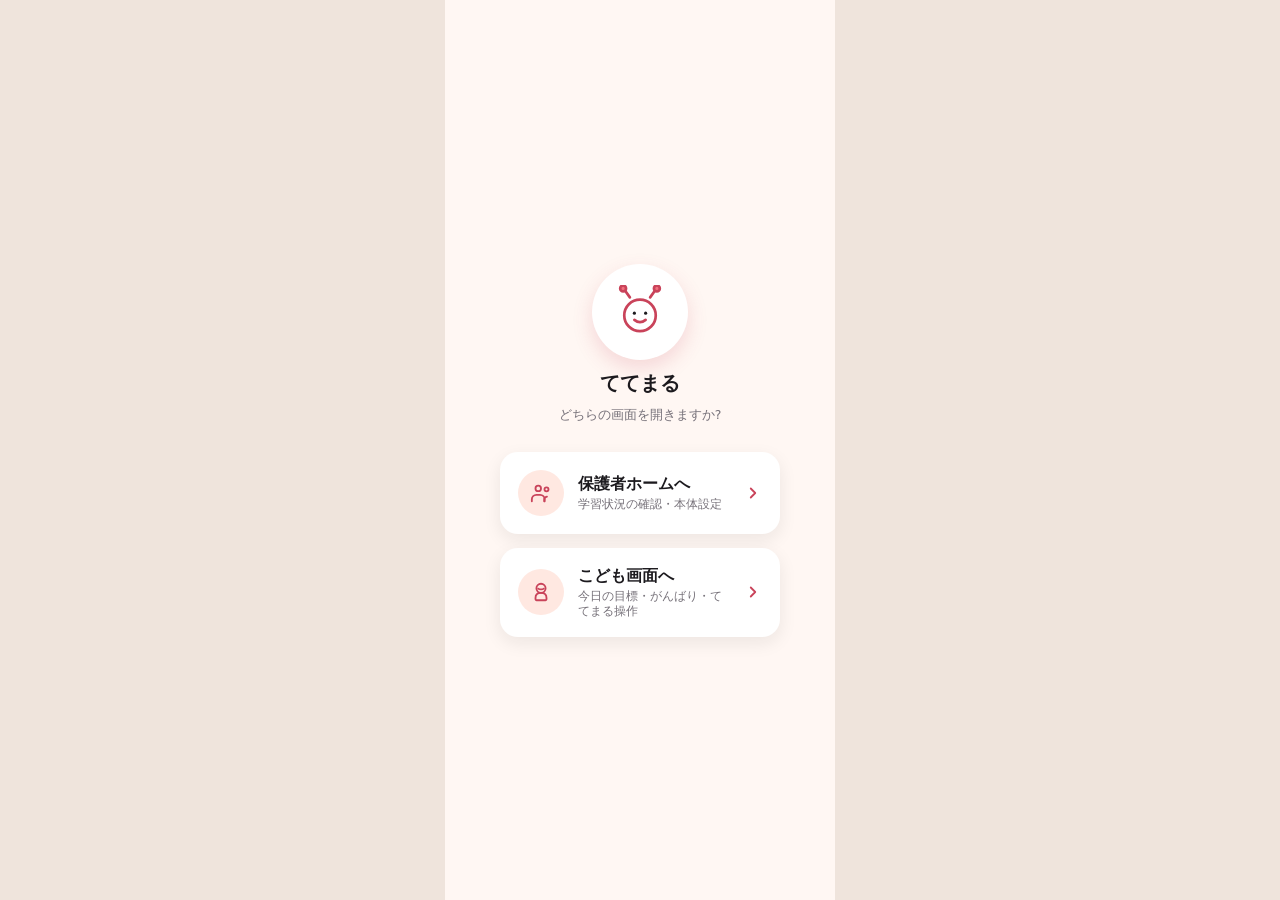
<file: index.html>
<!doctype html>
<html lang="ja">
<head>
<meta charset="utf-8">
<meta name="viewport" content="width=device-width, initial-scale=1">
<title>ててまる</title>
<link rel="stylesheet" href="styles.css">
</head>
<body>
<div class="phone" style="justify-content: center; align-items: center; gap: 28px; padding: 32px;">

  <div style="display: flex; flex-direction: column; align-items: center; gap: 10px;">
    <div class="mascot-circle" aria-hidden="true" style="width: 96px; height: 96px;">
      <svg width="54" height="54" viewBox="0 0 48 48" fill="none" stroke="#C9435A" stroke-width="2.4" stroke-linecap="round" stroke-linejoin="round">
        <circle cx="24" cy="27" r="14"/>
        <path d="M15 11 L10 4" /><circle cx="9" cy="3" r="2.6" fill="#F2707E" stroke="#C9435A"/>
        <path d="M33 11 L38 4" /><circle cx="39" cy="3" r="2.6" fill="#F2707E" stroke="#C9435A"/>
        <circle cx="19" cy="25" r="1.4" fill="#1C1A1E" stroke="none"/>
        <circle cx="29" cy="25" r="1.4" fill="#1C1A1E" stroke="none"/>
        <path d="M19 31 Q24 35 29 31" />
      </svg>
    </div>
    <span style="font-size: 20px; font-weight: 800; color: #1C1A1E;">ててまる</span>
    <span style="font-size: 12.5px; color: #767179;">どちらの画面を開きますか?</span>
  </div>

  <div style="width: 100%; max-width: 280px; display: flex; flex-direction: column; gap: 14px;">
    <a href="parent.html" style="all: unset; cursor: pointer; display: flex; align-items: center; gap: 14px; background: #ffffff; border-radius: 18px; padding: 18px; box-shadow: 0 6px 18px rgba(28,26,30,0.08);">
      <span style="width: 46px; height: 46px; border-radius: 999px; background: #FFE8E1; display: flex; align-items: center; justify-content: center; flex-shrink: 0;">
        <svg width="22" height="22" viewBox="0 0 24 24" fill="none" stroke="#C9435A" stroke-width="2" stroke-linecap="round" stroke-linejoin="round" aria-hidden="true"><circle cx="9" cy="7" r="3"/><path d="M2 21v-2a5 5 0 0 1 5-5h4a5 5 0 0 1 5 5v2"/><circle cx="18" cy="8" r="2.2"/><path d="M15.5 21v-1.5a3.5 3.5 0 0 1 3-3.46"/></svg>
      </span>
      <span style="flex: 1; display: flex; flex-direction: column; gap: 2px;">
        <span style="font-size: 15.5px; font-weight: 800; color: #1C1A1E;">保護者ホームへ</span>
        <span style="font-size: 11.5px; color: #767179;">学習状況の確認・本体設定</span>
      </span>
      <svg width="18" height="18" viewBox="0 0 24 24" fill="none" stroke="#C9435A" stroke-width="2.4" stroke-linecap="round" stroke-linejoin="round" aria-hidden="true"><polyline points="9 6 15 12 9 18"/></svg>
    </a>

    <a href="child.html" style="all: unset; cursor: pointer; display: flex; align-items: center; gap: 14px; background: #ffffff; border-radius: 18px; padding: 18px; box-shadow: 0 6px 18px rgba(28,26,30,0.08);">
      <span style="width: 46px; height: 46px; border-radius: 999px; background: #FFE8E1; display: flex; align-items: center; justify-content: center; flex-shrink: 0;">
        <svg width="22" height="22" viewBox="0 0 24 24" fill="none" stroke="#C9435A" stroke-width="2" stroke-linecap="round" stroke-linejoin="round" aria-hidden="true"><circle cx="12" cy="8" r="5"/><path d="M12 13c-4 0-6 2.2-6 5.5V20a1 1 0 0 0 1 1h10a1 1 0 0 0 1-1v-1.5c0-3.3-2-5.5-6-5.5z"/><path d="M9 8.3c.5.5 1.8.9 3 .9s2.5-.4 3-.9" /></svg>
      </span>
      <span style="flex: 1; display: flex; flex-direction: column; gap: 2px;">
        <span style="font-size: 15.5px; font-weight: 800; color: #1C1A1E;">こども画面へ</span>
        <span style="font-size: 11.5px; color: #767179;">今日の目標・がんばり・ててまる操作</span>
      </span>
      <svg width="18" height="18" viewBox="0 0 24 24" fill="none" stroke="#C9435A" stroke-width="2.4" stroke-linecap="round" stroke-linejoin="round" aria-hidden="true"><polyline points="9 6 15 12 9 18"/></svg>
    </a>
  </div>
</div>
</body>
</html>
</file>
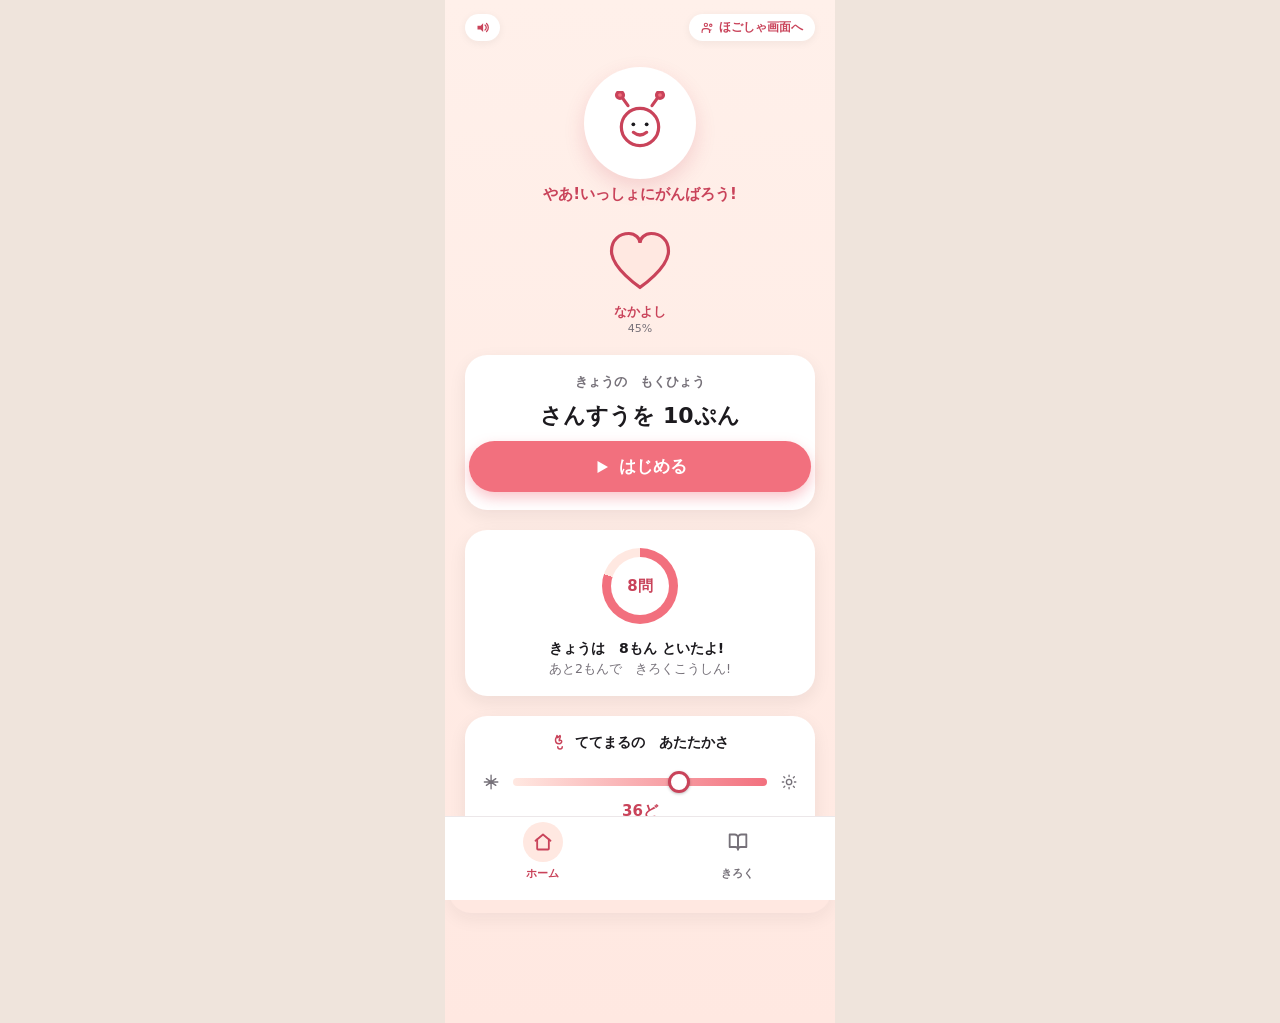
<file: child.html>
<!doctype html>
<html lang="ja">
<head>
<meta charset="utf-8">
<meta name="viewport" content="width=device-width, initial-scale=1">
<title>ててまる こども画面</title>
<link rel="stylesheet" href="styles.css">
<script src="voice.js"></script>
</head>
<body>
<div class="phone child-bg">

  <div style="display: flex; justify-content: space-between; align-items: center; padding: 14px 20px 0;">
    <button id="voiceToggle" style="all: unset; cursor: pointer; display: flex; align-items: center; gap: 5px; background: #ffffff; border-radius: 999px; padding: 6px 10px; box-shadow: 0 2px 8px rgba(28,26,30,0.06);" aria-pressed="true" aria-label="ててまるの声のON/OFF">
      <svg id="voiceIconOn" width="15" height="15" viewBox="0 0 24 24" fill="none" stroke="#C9435A" stroke-width="2" stroke-linecap="round" stroke-linejoin="round" aria-hidden="true"><polygon points="4 9 9 9 13 5 13 19 9 15 4 15" fill="#C9435A" stroke="none"/><path d="M16 8a5 5 0 0 1 0 8"/><path d="M18.5 5.5a9 9 0 0 1 0 13"/></svg>
      <svg id="voiceIconOff" style="display:none;" width="15" height="15" viewBox="0 0 24 24" fill="none" stroke="#767179" stroke-width="2" stroke-linecap="round" stroke-linejoin="round" aria-hidden="true"><polygon points="4 9 9 9 13 5 13 19 9 15 4 15" fill="#767179" stroke="none"/><line x1="16" y1="8" x2="21" y2="13"/><line x1="21" y1="8" x2="16" y2="13"/></svg>
    </button>
    <a href="parent.html" style="all: unset; cursor: pointer; display: flex; align-items: center; gap: 5px; background: #ffffff; border-radius: 999px; padding: 6px 12px; font-size: 11.5px; font-weight: 700; color: #C9435A; box-shadow: 0 2px 8px rgba(28,26,30,0.06);">
      <svg width="13" height="13" viewBox="0 0 24 24" fill="none" stroke="currentColor" stroke-width="2" stroke-linecap="round" stroke-linejoin="round" aria-hidden="true"><circle cx="9" cy="7" r="3"/><path d="M2 21v-2a5 5 0 0 1 5-5h4a5 5 0 0 1 5 5v2"/><circle cx="18" cy="8" r="2.2"/><path d="M15.5 21v-1.5a3.5 3.5 0 0 1 3-3.46"/></svg>
      ほごしゃ画面へ
    </a>
  </div>

  <main class="content child-content">

    <!-- ててまるキャラクター -->
    <div class="mascot-wrap">
      <div class="mascot-circle" aria-hidden="true">
        <svg width="64" height="64" viewBox="0 0 48 48" fill="none" stroke="#C9435A" stroke-width="2.4" stroke-linecap="round" stroke-linejoin="round">
          <circle cx="24" cy="27" r="14"/>
          <path d="M15 11 L10 4" /><circle cx="9" cy="3" r="2.6" fill="#F2707E" stroke="#C9435A"/>
          <path d="M33 11 L38 4" /><circle cx="39" cy="3" r="2.6" fill="#F2707E" stroke="#C9435A"/>
          <circle cx="19" cy="25" r="1.4" fill="#1C1A1E" stroke="none"/>
          <circle cx="29" cy="25" r="1.4" fill="#1C1A1E" stroke="none"/>
          <path d="M19 31 Q24 35 29 31" />
        </svg>
      </div>
      <span class="mascot-greeting">やあ!いっしょにがんばろう!</span>
    </div>

    <!-- なかよし度(親密度ゲージ) -->
    <div class="affinity-wrap" aria-label="ててまるとのなかよし度">
      <svg class="affinity-heart" viewBox="0 0 24 24" width="76" height="76" aria-hidden="true">
        <defs>
          <clipPath id="heartClip"><path d="M12 20C12 20 3 14 3 8.5 3 5 5.5 3 8.5 3 10.5 3 12 4.5 12 6 12 4.5 13.5 3 15.5 3 18.5 3 21 5 21 8.5 21 14 12 20 12 20Z"/></clipPath>
        </defs>
        <path class="affinity-heart-bg" d="M12 20C12 20 3 14 3 8.5 3 5 5.5 3 8.5 3 10.5 3 12 4.5 12 6 12 4.5 13.5 3 15.5 3 18.5 3 21 5 21 8.5 21 14 12 20 12 20Z" fill="#FFE8E1"/>
        <g clip-path="url(#heartClip)">
          <g id="affinityWaveGroup" class="affinity-wave-group">
            <path id="affinityWaveBack" class="affinity-wave affinity-wave-back" d=""></path>
            <path id="affinityWaveFront" class="affinity-wave affinity-wave-front" d=""></path>
          </g>
        </g>
        <path d="M12 20C12 20 3 14 3 8.5 3 5 5.5 3 8.5 3 10.5 3 12 4.5 12 6 12 4.5 13.5 3 15.5 3 18.5 3 21 5 21 8.5 21 14 12 20 12 20Z" fill="none" stroke="#C9435A" stroke-width="1"/>
      </svg>
      <div class="affinity-text">
        <span class="affinity-level" id="affinityLevel">なかよし</span>
        <span class="affinity-pct" id="affinityPct">45%</span>
      </div>
    </div>

    <div id="affinityToast" class="affinity-toast">なかよし度アップ!</div>

    <!-- 今日の目標 -->
    <div class="child-card">
      <span class="child-goal-label">きょうの　もくひょう</span>
      <span class="child-goal-value">さんすうを 10ぷん</span>
      <button class="start-btn" id="startBtn">
        <svg width="18" height="18" viewBox="0 0 24 24" fill="currentColor" aria-hidden="true"><polygon points="6 4 20 12 6 20"/></svg>
        はじめる
      </button>
    </div>

    <!-- 今日のがんばり -->
    <div class="child-card progress-card">
      <div class="progress-ring" aria-hidden="true">
        <div class="progress-ring-inner">8問</div>
      </div>
      <div class="progress-text">
        <span class="progress-title">きょうは　8もん といたよ!</span>
        <span class="progress-sub">あと2もんで　きろくこうしん!</span>
      </div>
    </div>

    <!-- ててまるのあたたかさ -->
    <div class="child-card" style="align-items: stretch;">
      <span class="setting-label-top" style="font-size:14px; font-weight:800; justify-content:center;">
        <svg width="18" height="18" viewBox="0 0 24 24" fill="none" stroke="#C9435A" stroke-width="2" stroke-linecap="round" stroke-linejoin="round" aria-hidden="true"><path d="M12 2c2 3-2 4-1 7 1-1 2-1 3 0 1 2-1 4-3 4-3 0-5-2-5-5 0-3 2-4 2-6 1 1 1 2 1 3z"/><path d="M9 17a3 3 0 0 0 6 0"/></svg>
        ててまるの　あたたかさ
      </span>
      <div class="temp-row" style="margin-top:10px;">
        <svg width="20" height="20" viewBox="0 0 24 24" fill="none" stroke="#767179" stroke-width="2" stroke-linecap="round" stroke-linejoin="round" aria-hidden="true"><path d="M12 2v20M5 7l14 10M19 7L5 17M2 12h20"/></svg>
        <input id="heat" type="range" min="28" max="40" step="1" value="36" aria-label="ててまるのあたたかさ">
        <svg width="20" height="20" viewBox="0 0 24 24" fill="none" stroke="#767179" stroke-width="2" stroke-linecap="round" stroke-linejoin="round" aria-hidden="true"><circle cx="12" cy="12" r="4"/><path d="M12 2v2M12 20v2M4.2 4.2l1.4 1.4M18.4 18.4l1.4 1.4M2 12h2M20 12h2M4.2 19.8l1.4-1.4M18.4 5.6l1.4-1.4"/></svg>
      </div>
      <div class="temp-value" id="heatLabel">36ど</div>
    </div>

    <!-- ぎゅっとして -->
    <button class="hug-btn" id="hugBtn">
      <svg width="22" height="22" viewBox="0 0 24 24" fill="currentColor" aria-hidden="true"><path d="M12 20C12 20 3 14 3 8.5 3 5 5.5 3 8.5 3 10.5 3 12 4.5 12 6 12 4.5 13.5 3 15.5 3 18.5 3 21 5 21 8.5 21 14 12 20 12 20Z"/></svg>
      <span id="hugLabel">ててまるを ぎゅっと する</span>
    </button>
  </main>

  <div id="hugToast" style="position:fixed; left:50%; bottom:100px; transform:translateX(-50%) translateY(10px); opacity:0; transition:all .25s ease; background:#1C1A1E; color:#fff; font-size:13px; font-weight:700; padding:10px 18px; border-radius:999px; pointer-events:none; z-index:60; white-space:nowrap;">あったかい!ありがとう</div>

  <!-- 学習中ロックオーバーレイ -->
  <div class="lock-overlay hidden" id="lockOverlay" role="dialog" aria-modal="true" aria-label="学習ロック中">
    <div class="lock-icon-wrap" aria-hidden="true">
      <svg width="40" height="40" viewBox="0 0 24 24" fill="none" stroke="#C9435A" stroke-width="2" stroke-linecap="round" stroke-linejoin="round"><rect x="4" y="11" width="16" height="10" rx="2"/><path d="M8 11V7a4 4 0 0 1 8 0v4"/></svg>
    </div>
    <div class="lock-title">がくしゅうロック中</div>
    <div class="lock-sub">ててまるとの学習に<strong>ひつようなもの</strong>いがいは<br>いまは つかえません</div>

    <div class="timer" id="timer">00:00</div>
    <div class="lock-progress-track"><div class="lock-progress-fill" id="lockProgressFill"></div></div>
    <div class="lock-goal-label" id="lockGoalLabel">もくひょう:さんすうを 10ぷん</div>

    <div class="allowed-box">
      <span class="allowed-title">つかえるもの</span>
      <span class="allowed-item">
        <svg width="16" height="16" viewBox="0 0 24 24" fill="none" stroke="#C9435A" stroke-width="2" stroke-linecap="round" stroke-linejoin="round" aria-hidden="true"><path d="M2 3h6a4 4 0 0 1 4 4v14a3 3 0 0 0-3-3H2z"/><path d="M22 3h-6a4 4 0 0 0-4 4v14a3 3 0 0 1 3-3h7z"/></svg>
        ててまる(カメラ・AI・教材)
      </span>
      <span class="allowed-item">
        <svg width="16" height="16" viewBox="0 0 24 24" fill="none" stroke="#C9435A" stroke-width="2" stroke-linecap="round" stroke-linejoin="round" aria-hidden="true"><circle cx="12" cy="12" r="10"/><polyline points="12 6 12 12 16 14"/></svg>
        学習タイマー
      </span>
    </div>

    <button class="unlock-btn" id="unlockBtn">
      <span class="unlock-fill" id="unlockFill"></span>
      <span id="unlockLabel">ほごしゃは ここを 3びょう おしてください(かいじょ)</span>
    </button>
  </div>

  <nav class="tabbar child-tabbar">
    <a class="tab child-tab active" href="child.html">
      <span class="child-tab-icon">
        <svg width="20" height="20" viewBox="0 0 24 24" fill="none" stroke="currentColor" stroke-width="2.2" stroke-linecap="round" stroke-linejoin="round" aria-hidden="true"><path d="M3 10.5 12 3l9 7.5"/><path d="M5 9v11a1 1 0 0 0 1 1h12a1 1 0 0 0 1-1V9"/></svg>
      </span>
      ホーム
    </a>
    <a class="tab child-tab" href="study-log.html">
      <span class="child-tab-icon">
        <svg width="20" height="20" viewBox="0 0 24 24" fill="none" stroke="currentColor" stroke-width="2.2" stroke-linecap="round" stroke-linejoin="round" aria-hidden="true"><path d="M2 3h6a4 4 0 0 1 4 4v14a3 3 0 0 0-3-3H2z"/><path d="M22 3h-6a4 4 0 0 0-4 4v14a3 3 0 0 1 3-3h7z"/></svg>
      </span>
      きろく
    </a>
  </nav>
</div>

<script>
const heat = document.getElementById("heat");
const heatLabel = document.getElementById("heatLabel");
heat.addEventListener("input", () => { heatLabel.textContent = heat.value + "ど"; });

// ---- 学習ロック機能 ----
const GOAL_SECONDS = 10 * 60; // 今日の目標:10分
const startBtn = document.getElementById("startBtn");
const overlay = document.getElementById("lockOverlay");
const timerEl = document.getElementById("timer");
const progressFill = document.getElementById("lockProgressFill");
const unlockBtn = document.getElementById("unlockBtn");
const unlockFill = document.getElementById("unlockFill");
const unlockLabel = document.getElementById("unlockLabel");

let elapsed = 0;
let tickTimer = null;
let holdTimer = null;
let holdStart = null;
const HOLD_MS = 3000;

function formatTime(sec) {
  const m = String(Math.floor(sec / 60)).padStart(2, "0");
  const s = String(sec % 60).padStart(2, "0");
  return m + ":" + s;
}

function startLock() {
  overlay.classList.remove("hidden");
  elapsed = 0;
  timerEl.textContent = formatTime(elapsed);
  progressFill.style.width = "0%";
  tickTimer = setInterval(() => {
    elapsed += 1;
    timerEl.textContent = formatTime(elapsed);
    progressFill.style.width = Math.min(100, (elapsed / GOAL_SECONDS) * 100) + "%";
  }, 1000);
  sayIfOn("さんすう、いっしょに がんばろうね!");
  bumpAffinity(3);
}

function endLock() {
  clearInterval(tickTimer);
  overlay.classList.add("hidden");
  sayIfOn("よくがんばったね!おつかれさま!");
  bumpAffinity(8);
}

startBtn.addEventListener("click", startLock);

function startHold(e) {
  e.preventDefault();
  holdStart = Date.now();
  unlockLabel.textContent = "そのまま おしつづけて...";
  holdTimer = setInterval(() => {
    const pct = Math.min(100, ((Date.now() - holdStart) / HOLD_MS) * 100);
    unlockFill.style.width = pct + "%";
    if (pct >= 100) {
      clearInterval(holdTimer);
      endLock();
    }
  }, 30);
}
function cancelHold() {
  clearInterval(holdTimer);
  unlockFill.style.width = "0%";
  unlockLabel.textContent = "ほごしゃは ここを 3びょう おしてください(かいじょ)";
}
unlockBtn.addEventListener("pointerdown", startHold);
unlockBtn.addEventListener("pointerup", cancelHold);
unlockBtn.addEventListener("pointerleave", cancelHold);

// ---- ぎゅっとする:タップ反応 ----
const hugBtn = document.getElementById("hugBtn");
const hugToast = document.getElementById("hugToast");
let hugTimer = null;
hugBtn.addEventListener("click", () => {
  hugToast.style.opacity = "1";
  hugToast.style.transform = "translateX(-50%) translateY(0)";
  hugBtn.style.transform = "scale(0.97)";
  setTimeout(() => { hugBtn.style.transform = "scale(1)"; }, 120);
  clearTimeout(hugTimer);
  hugTimer = setTimeout(() => {
    hugToast.style.opacity = "0";
    hugToast.style.transform = "translateX(-50%) translateY(10px)";
  }, 1400);
  sayIfOn("あったかいね、ありがとう!");
  bumpAffinity(2);
});

// ---- 声のON/OFF ----
const voiceToggle = document.getElementById("voiceToggle");
const voiceIconOn = document.getElementById("voiceIconOn");
const voiceIconOff = document.getElementById("voiceIconOff");
let voiceOn = true;
voiceToggle.addEventListener("click", () => {
  voiceOn = !voiceOn;
  voiceToggle.setAttribute("aria-pressed", String(voiceOn));
  voiceIconOn.style.display = voiceOn ? "" : "none";
  voiceIconOff.style.display = voiceOn ? "none" : "";
  if (voiceOn) sayIfOn("ててまるだよ、よろしくね!");
});

// voice.js の speak() を、声OFFの時は呼ばないようにラップする
function sayIfOn(text) {
  if (voiceOn) speak(text);
}

// ---- なかよし度:ハートの水ゆらゆらゲージ ----
// ハートの輪郭は y=3(てっぺん)〜y=20(下のとがり)。水位(baselineY)を直接パスに焼き込むことで、
// SVGのtransform単位のあいまいさに左右されず、%とハートの水位を正確に一致させる。
const AFFINITY_TOP_Y = 3;   // 100%のときの水面
const AFFINITY_BOTTOM_Y = 21.5; // 0%のときの水面(ハートの下端より少し下=完全に空)

function buildWavePath(baselineY, phaseDeg) {
  const amp = 0.7, wavelength = 24, step = 3;
  const pts = [];
  for (let x = -24; x <= 48; x += step) {
    const y = baselineY + amp * Math.sin((2 * Math.PI * x) / wavelength + (phaseDeg * Math.PI) / 180);
    pts.push(`${x},${y.toFixed(2)}`);
  }
  return `M ${pts[0]} L ${pts.slice(1).join(" L ")} L 48,30 L -24,30 Z`;
}

const waveBackEl = document.getElementById("affinityWaveBack");
const waveFrontEl = document.getElementById("affinityWaveFront");
const affinityLevelEl = document.getElementById("affinityLevel");
const affinityPctEl = document.getElementById("affinityPct");
const affinityToastEl = document.getElementById("affinityToast");

function pctToBaselineY(pct) {
  return AFFINITY_TOP_Y + ((AFFINITY_BOTTOM_Y - AFFINITY_TOP_Y) * (100 - pct)) / 100;
}

let currentBaselineY = pctToBaselineY(0);
let waveAnimFrame = null;

function drawWaveAt(baselineY) {
  waveBackEl.setAttribute("d", buildWavePath(baselineY, 0));
  waveFrontEl.setAttribute("d", buildWavePath(baselineY, 180));
}

function animateWaveTo(targetBaselineY) {
  cancelAnimationFrame(waveAnimFrame);
  const startY = currentBaselineY;
  const startTime = performance.now();
  const duration = 700;
  function step(now) {
    const t = Math.min(1, (now - startTime) / duration);
    const eased = 1 - Math.pow(1 - t, 3);
    currentBaselineY = startY + (targetBaselineY - startY) * eased;
    drawWaveAt(currentBaselineY);
    if (t < 1) waveAnimFrame = requestAnimationFrame(step);
  }
  waveAnimFrame = requestAnimationFrame(step);
}

function renderAffinity(pct, animate = true) {
  const targetY = pctToBaselineY(pct);
  if (animate) {
    animateWaveTo(targetY);
  } else {
    currentBaselineY = targetY;
    drawWaveAt(targetY);
  }
  affinityLevelEl.textContent = affinityLevelName(pct);
  affinityPctEl.textContent = pct + "%";
}

let affinityToastTimer = null;
function showAffinityToast(text) {
  affinityToastEl.textContent = text;
  affinityToastEl.classList.add("show");
  clearTimeout(affinityToastTimer);
  affinityToastTimer = setTimeout(() => affinityToastEl.classList.remove("show"), 1600);
}

function bumpAffinity(amount) {
  const { after, levelUp } = addAffinity(amount);
  renderAffinity(after);
  if (levelUp) {
    showAffinityToast(`なかよし度アップ!「${affinityLevelName(after)}」になったよ`);
    sayIfOn(`なかよし度があがったよ!いまは${affinityLevelName(after)}だね!`);
  } else {
    showAffinityToast("なかよし度アップ!");
  }
}

renderAffinity(getAffinity(), false);

// 画面を開いたときのあいさつ
sayIfOn("やあ!いっしょにがんばろう!");
</script>
</body>
</html>
</file>
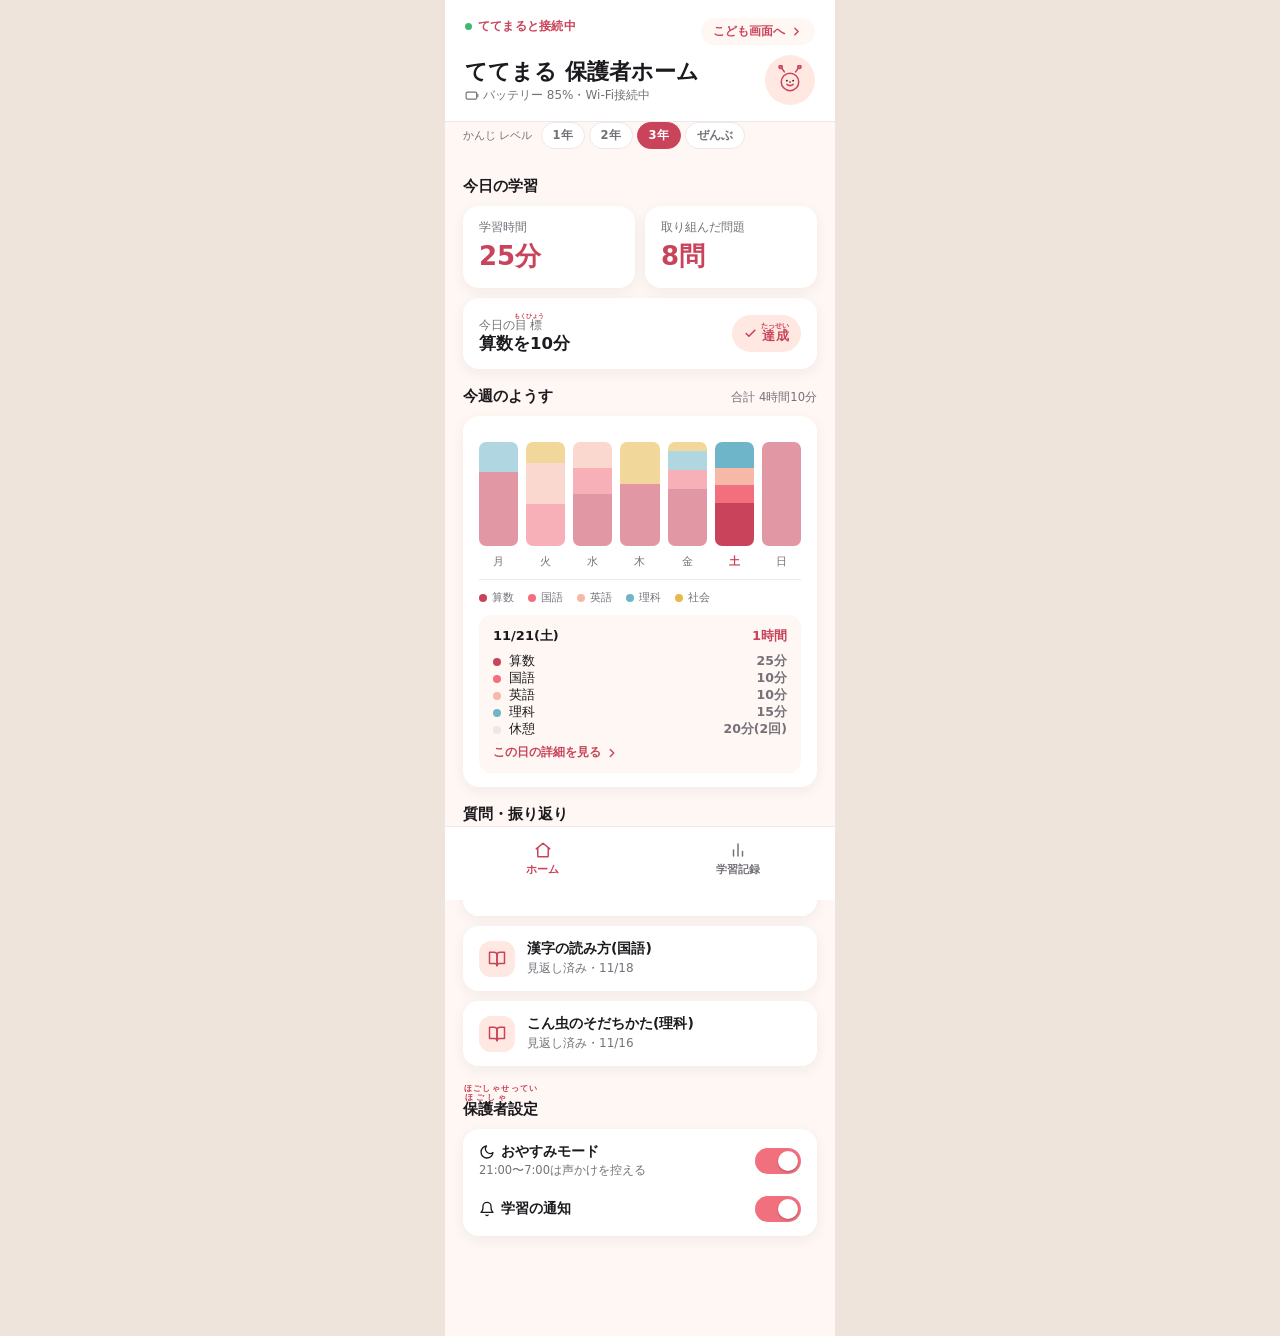
<file: parent.html>
<!doctype html>
<html lang="ja">
<head>
<meta charset="utf-8">
<meta name="viewport" content="width=device-width, initial-scale=1">
<title>ててまる 保護者ホーム</title>
<link rel="stylesheet" href="styles.css">
<script src="data.js"></script>
</head>
<body>
<div class="phone">

  <header class="header">
    <div class="header-row" style="align-items: flex-start;">
      <div class="status-row">
        <span class="status-dot" aria-hidden="true"></span>
        <span class="status-text">ててまると接続中</span>
      </div>
      <a href="child.html" style="all: unset; cursor: pointer; display: flex; align-items: center; gap: 5px; background: #FFF7F3; border-radius: 999px; padding: 6px 12px; font-size: 11.5px; font-weight: 700; color: #C9435A;">
        こども画面へ
        <svg width="13" height="13" viewBox="0 0 24 24" fill="none" stroke="currentColor" stroke-width="2.6" stroke-linecap="round" stroke-linejoin="round" aria-hidden="true"><polyline points="9 6 15 12 9 18"/></svg>
      </a>
    </div>
    <div class="header-row">
      <div>
        <h1 class="header-title">ててまる 保護者ホーム</h1>
        <span class="header-sub">
          <svg class="icon" width="14" height="14" viewBox="0 0 24 24" fill="none" stroke="currentColor" stroke-width="2" stroke-linecap="round" stroke-linejoin="round" aria-hidden="true"><rect x="2" y="7" width="18" height="12" rx="2"/><line x1="22" y1="11" x2="22" y2="15"/></svg>
          バッテリー 85%・Wi-Fi接続中
        </span>
      </div>
      <div class="avatar" aria-hidden="true">
        <svg width="30" height="30" viewBox="0 0 48 48" fill="none" stroke="#C9435A" stroke-width="2.4" stroke-linecap="round" stroke-linejoin="round">
          <circle cx="24" cy="27" r="14"/>
          <circle cx="24" cy="27" r="1.6" fill="#C9435A" stroke="none"/>
          <path d="M15 11 L10 4" /><circle cx="9" cy="3" r="2.6" fill="#F2707E" stroke="#C9435A"/>
          <path d="M33 11 L38 4" /><circle cx="39" cy="3" r="2.6" fill="#F2707E" stroke="#C9435A"/>
          <circle cx="19" cy="25" r="1.4" fill="#1C1A1E" stroke="none"/>
          <circle cx="29" cy="25" r="1.4" fill="#1C1A1E" stroke="none"/>
          <path d="M19 31 Q24 35 29 31" />
        </svg>
      </div>
    </div>
  </header>

  <div class="level-picker-row">
    <span class="level-picker-label">かんじ レベル</span>
    <div class="level-picker" id="levelPicker">
      <button class="level-btn" data-level="1">1年</button>
      <button class="level-btn" data-level="2">2年</button>
      <button class="level-btn active" data-level="3">3年</button>
      <button class="level-btn" data-level="6">ぜんぶ</button>
    </div>
  </div>

  <main class="content">

    <!-- 今日の学習 -->
    <section>
      <h2 class="section-title kanji-text">今日の学習</h2>
      <div class="stat-row" style="margin-top:10px;">
        <div class="card stat-card">
          <span class="stat-label kanji-text">学習時間</span>
          <span class="stat-value">25分</span>
        </div>
        <div class="card stat-card">
          <span class="stat-label kanji-text">取り組んだ問題</span>
          <span class="stat-value">8問</span>
        </div>
      </div>
      <div class="card goal-row" style="margin-top:10px;">
        <div>
          <div class="goal-label kanji-text">今日の目標</div>
          <div class="goal-value kanji-text">算数を10分</div>
        </div>
        <span class="badge">
          <svg width="13" height="13" viewBox="0 0 24 24" fill="none" stroke="currentColor" stroke-width="3" stroke-linecap="round" stroke-linejoin="round" aria-hidden="true"><polyline points="20 6 9 17 4 12"/></svg>
          <span class="kanji-text">達成</span>
        </span>
      </div>
    </section>

    <!-- 今週のようす -->
    <section>
      <div class="chart-top-row">
        <h2 class="section-title kanji-text">今週のようす</h2>
        <span class="chart-total"><span class="kanji-text">合計</span> <span id="weekTotal"></span></span>
      </div>
      <div class="card" style="margin-top:10px;">
        <div class="bars" id="bars"></div>
        <div class="bar-labels" id="barLabels"></div>
        <div class="legend" id="legend"></div>
        <div class="detail-box">
          <div class="detail-top">
            <span class="detail-date" id="detailDate"></span>
            <span class="detail-total" id="detailTotal"></span>
          </div>
          <div id="detailRows"></div>
        </div>
      </div>
    </section>

    <!-- 質問・振り返り -->
    <section>
      <h2 class="section-title kanji-text">質問・振り返り</h2>
      <div id="questionList" style="display:flex; flex-direction:column; gap:10px; margin-top:10px;"></div>
    </section>

    <!-- 保護者設定 -->
    <section>
      <h2 class="section-title kanji-text">保護者設定</h2>
      <div class="card" style="margin-top:10px;">
        <div class="setting-row">
          <label class="setting-label" for="sleep">
            <span class="setting-label-top">
              <svg width="16" height="16" viewBox="0 0 24 24" fill="none" stroke="currentColor" stroke-width="2" stroke-linecap="round" stroke-linejoin="round" aria-hidden="true"><path d="M21 12.8A9 9 0 1 1 11.2 3 7 7 0 0 0 21 12.8z"/></svg>
              おやすみモード
            </span>
            <span class="setting-note">21:00〜7:00は声かけを控える</span>
          </label>
          <span class="switch">
            <input id="sleep" type="checkbox" checked>
            <span class="track"></span><span class="knob"></span>
          </span>
        </div>
        <div class="setting-row">
          <label class="setting-label" for="notif">
            <span class="setting-label-top">
              <svg width="16" height="16" viewBox="0 0 24 24" fill="none" stroke="currentColor" stroke-width="2" stroke-linecap="round" stroke-linejoin="round" aria-hidden="true"><path d="M18 8a6 6 0 0 0-12 0c0 7-3 9-3 9h18s-3-2-3-9"/><path d="M13.7 21a2 2 0 0 1-3.4 0"/></svg>
              <span class="kanji-text">学習の通知</span>
            </span>
          </label>
          <span class="switch">
            <input id="notif" type="checkbox" checked>
            <span class="track"></span><span class="knob"></span>
          </span>
        </div>
      </div>
    </section>
  </main>

  <nav class="tabbar">
    <a class="tab active" href="parent.html">
      <svg width="18" height="18" viewBox="0 0 24 24" fill="none" stroke="currentColor" stroke-width="2" stroke-linecap="round" stroke-linejoin="round" aria-hidden="true"><path d="M3 10.5 12 3l9 7.5"/><path d="M5 9v11a1 1 0 0 0 1 1h12a1 1 0 0 0 1-1V9"/></svg>
      ホーム
    </a>
    <a class="tab" href="study-log.html">
      <svg width="18" height="18" viewBox="0 0 24 24" fill="none" stroke="currentColor" stroke-width="2" stroke-linecap="round" stroke-linejoin="round" aria-hidden="true"><line x1="6" y1="20" x2="6" y2="12"/><line x1="12" y1="20" x2="12" y2="4"/><line x1="18" y1="20" x2="18" y2="14"/></svg>
      学習記録
    </a>
  </nav>
</div>

<script>
const totals = WEEK_DETAIL.map((d) => dayTotalMinutes(d));
let selected = 5; // 土曜日をデフォルト表示

const barsEl = document.getElementById("bars");
const labelsEl = document.getElementById("barLabels");
const legendEl = document.getElementById("legend");
const detailDateEl = document.getElementById("detailDate");
const detailTotalEl = document.getElementById("detailTotal");
const detailRowsEl = document.getElementById("detailRows");

document.getElementById("weekTotal").textContent = minLabel(totals.reduce((a, b) => a + b, 0));

Object.entries(SUBJECT_COLORS).forEach(([name, color]) => {
  const item = document.createElement("span");
  item.className = "legend-item";
  item.innerHTML = `<span class="dot" style="background:${color}"></span>${name}`;
  legendEl.appendChild(item);
});

function render() {
  barsEl.innerHTML = "";
  labelsEl.innerHTML = "";
  WEEK_DETAIL.forEach((d, i) => {
    const total = totals[i];
    const subjectTotals = daySubjectTotals(d);
    const btn = document.createElement("button");
    btn.className = "bar-btn";
    btn.setAttribute("aria-label", `${d.date} ${minLabel(total)}`);
    btn.setAttribute("aria-pressed", i === selected ? "true" : "false");
    btn.style.opacity = i === selected ? "1" : "0.55";
    const stack = document.createElement("div");
    stack.className = "bar-stack";
    Object.entries(subjectTotals).filter(([, m]) => m > 0).forEach(([name, m]) => {
      const seg = document.createElement("div");
      seg.style.width = "100%";
      seg.style.height = (total ? (m / total) * 100 : 0) + "%";
      seg.style.background = SUBJECT_COLORS[name];
      stack.appendChild(seg);
    });
    if (total === 0) {
      stack.style.background = "#ECE7E9";
    }
    btn.appendChild(stack);
    btn.addEventListener("click", () => { selected = i; render(); });
    barsEl.appendChild(btn);

    const lab = document.createElement("span");
    lab.textContent = d.label;
    if (i === selected) lab.classList.add("selected");
    labelsEl.appendChild(lab);
  });

  const d = WEEK_DETAIL[selected];
  const total = totals[selected];
  const subjectTotals = daySubjectTotals(d);
  detailDateEl.textContent = `${d.date.slice(5).replace("-", "/")}(${d.weekday.replace("曜日", "")})`;
  detailTotalEl.textContent = minLabel(total);
  detailRowsEl.innerHTML = "";
  Object.entries(subjectTotals).filter(([, m]) => m > 0).forEach(([name, m]) => {
    const row = document.createElement("div");
    row.className = "detail-row";
    row.innerHTML = `<span class="dot" style="background:${SUBJECT_COLORS[name]}"></span><span class="detail-name">${name}</span><span class="detail-min">${minLabel(m)}</span>`;
    detailRowsEl.appendChild(row);
  });
  if (d.breaks.length) {
    const breakMin = dayBreakMinutes(d);
    const row = document.createElement("div");
    row.className = "detail-row";
    row.innerHTML = `<span class="dot" style="background:#ECE7E9"></span><span class="detail-name">休憩</span><span class="detail-min">${minLabel(breakMin)}(${d.breaks.length}回)</span>`;
    detailRowsEl.appendChild(row);
  }
  const more = document.createElement("a");
  more.href = `study-log.html#${d.date}`;
  more.style.cssText = "display:flex;align-items:center;gap:4px;font-size:12px;font-weight:700;color:#C9435A;margin-top:6px;";
  more.innerHTML = `この日の詳細を見る <svg width="14" height="14" viewBox="0 0 24 24" fill="none" stroke="currentColor" stroke-width="2.4" stroke-linecap="round" stroke-linejoin="round" aria-hidden="true"><polyline points="9 6 15 12 9 18"/></svg>`;
  detailRowsEl.appendChild(more);
}
render();

// ---- 質問・振り返り(アコーディオン) ----
const questionListEl = document.getElementById("questionList");
QUESTIONS.forEach((q) => {
  const wrap = document.createElement("div");
  wrap.className = "card";
  wrap.style.padding = "0";
  wrap.style.overflow = "hidden";

  const btn = document.createElement("button");
  btn.className = "list-item";
  btn.style.boxShadow = "none";
  btn.style.borderRadius = "0";
  btn.innerHTML = `
    <span class="list-icon" aria-hidden="true">
      <svg width="18" height="18" viewBox="0 0 24 24" fill="none" stroke="currentColor" stroke-width="2" stroke-linecap="round" stroke-linejoin="round"><path d="M2 3h6a4 4 0 0 1 4 4v14a3 3 0 0 0-3-3H2z"/><path d="M22 3h-6a4 4 0 0 0-4 4v14a3 3 0 0 1 3-3h7z"/></svg>
    </span>
    <span class="list-text">
      <span class="list-title">${annotateFurigana(q.unit)}(${annotateFurigana(q.subject)})</span>
      <span class="list-sub">${q.reviewed ? "見返し済み" : "未確認"}・${q.date.slice(5).replace("-", "/")}</span>
    </span>
    <svg class="chevron chevron-icon" width="18" height="18" viewBox="0 0 24 24" fill="none" stroke="currentColor" stroke-width="2.4" stroke-linecap="round" stroke-linejoin="round" aria-hidden="true"><polyline points="9 6 15 12 9 18"/></svg>
  `;

  const panel = document.createElement("div");
  panel.style.cssText = "max-height:0; overflow:hidden; transition:max-height .2s ease;";
  panel.innerHTML = `
    <div style="padding:0 16px 16px 16px; display:flex; flex-direction:column; gap:8px;">
      <div style="font-size:12.5px; color:#767179;">${annotateFurigana("質問")}:${annotateFurigana(q.question)}</div>
      <div style="font-size:13px; color:#1C1A1E; background:#FFF7F3; border-radius:10px; padding:10px 12px; line-height:1.6;">${annotateFurigana(q.answer)}</div>
    </div>
  `;

  let open = false;
  btn.addEventListener("click", () => {
    open = !open;
    panel.style.maxHeight = open ? panel.scrollHeight + "px" : "0";
    btn.querySelector(".chevron-icon").style.transform = open ? "rotate(90deg)" : "rotate(0deg)";
    btn.querySelector(".chevron-icon").style.transition = "transform .15s ease";
  });

  wrap.appendChild(btn);
  wrap.appendChild(panel);
  questionListEl.appendChild(wrap);
});

// ---- かんじレベル picker ----
document.querySelectorAll(".kanji-text").forEach((el) => {
  el.innerHTML = annotateFurigana(el.textContent);
});

const levelPickerEl = document.getElementById("levelPicker");
let currentLevel = getKanjiLevel();
levelPickerEl.querySelectorAll(".level-btn").forEach((btn) => {
  btn.classList.toggle("active", Number(btn.dataset.level) === currentLevel);
  btn.addEventListener("click", () => {
    currentLevel = Number(btn.dataset.level);
    setKanjiLevel(currentLevel);
    levelPickerEl.querySelectorAll(".level-btn").forEach((b) => b.classList.toggle("active", b === btn));
  });
});
applyKanjiLevel(currentLevel);
</script>
</body>
</html>
</file>
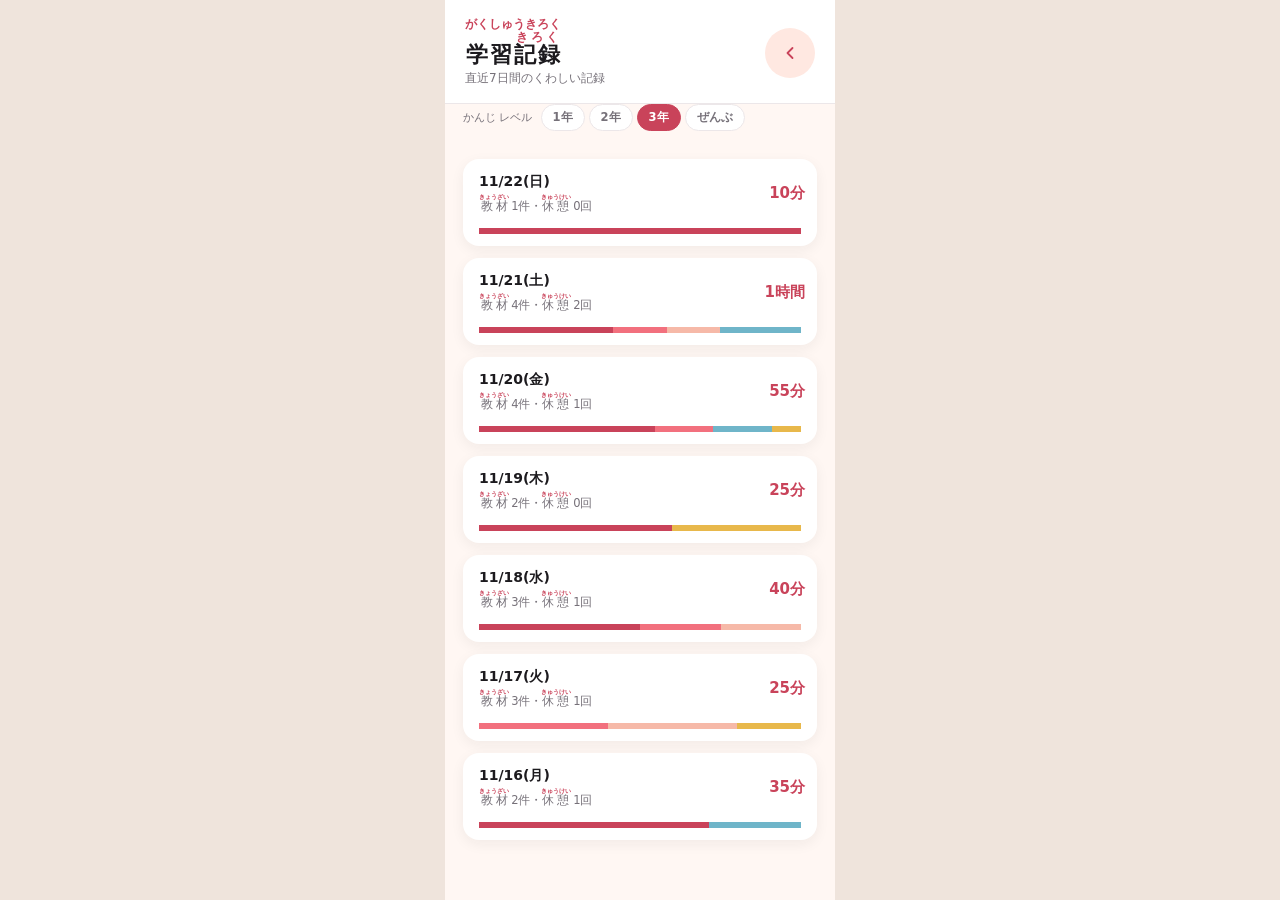
<file: study-log.html>
<!doctype html>
<html lang="ja">
<head>
<meta charset="utf-8">
<meta name="viewport" content="width=device-width, initial-scale=1">
<title>ててまる 学習記録</title>
<link rel="stylesheet" href="styles.css">
<script src="data.js"></script>
</head>
<body>
<div class="phone">

  <header class="header">
    <div class="header-row">
      <div>
        <h1 class="header-title" id="pageTitle">学習記録</h1>
        <span class="header-sub">直近7日間のくわしい記録</span>
      </div>
      <a class="avatar" href="index.html" aria-label="メニューへ戻る" style="text-decoration:none;">
        <svg width="20" height="20" viewBox="0 0 24 24" fill="none" stroke="#C9435A" stroke-width="2.2" stroke-linecap="round" stroke-linejoin="round" aria-hidden="true"><polyline points="15 18 9 12 15 6"/></svg>
      </a>
    </div>
  </header>

  <div class="level-picker-row">
    <span class="level-picker-label">かんじ レベル</span>
    <div class="level-picker" id="levelPicker">
      <button class="level-btn" data-level="1">1年</button>
      <button class="level-btn" data-level="2">2年</button>
      <button class="level-btn active" data-level="3">3年</button>
      <button class="level-btn" data-level="6">ぜんぶ</button>
    </div>
  </div>

  <main class="content" id="logList" style="gap:12px; padding-bottom: 32px;"></main>
</div>

<script>
const SUBJECT_ICON_PATHS = {
  "算数": '<path d="M4 4h16v16H4z"/><path d="M8 8h8M8 12h8M8 16h4"/>',
  "国語": '<path d="M4 19V5a2 2 0 0 1 2-2h12a2 2 0 0 1 2 2v14"/><path d="M4 19a2 2 0 0 0 2 2h14"/><path d="M8 7h8M8 11h8"/>',
  "英語": '<circle cx="12" cy="12" r="9"/><path d="M3 12h18M12 3a14 14 0 0 1 0 18M12 3a14 14 0 0 0 0 18"/>',
  "理科": '<path d="M9 2v6l-5 9a2 2 0 0 0 2 3h12a2 2 0 0 0 2-3l-5-9V2"/><path d="M9 2h6"/>',
  "社会": '<circle cx="12" cy="12" r="9"/><path d="M3 10h18M5 15h14M9 3a16 16 0 0 0 0 18M15 3a16 16 0 0 1 0 18"/>',
};

function subjectIconSvg(subject) {
  return `<svg width="16" height="16" viewBox="0 0 24 24" fill="none" stroke="${SUBJECT_COLORS[subject]}" stroke-width="2" stroke-linecap="round" stroke-linejoin="round">${SUBJECT_ICON_PATHS[subject] || ""}</svg>`;
}

document.getElementById("pageTitle").innerHTML = annotateFurigana("学習記録");

// ---- かんじレベル picker ----
const levelPickerEl = document.getElementById("levelPicker");
let currentLevel = getKanjiLevel();
levelPickerEl.querySelectorAll(".level-btn").forEach((btn) => {
  btn.classList.toggle("active", Number(btn.dataset.level) === currentLevel);
  btn.addEventListener("click", () => {
    currentLevel = Number(btn.dataset.level);
    setKanjiLevel(currentLevel);
    levelPickerEl.querySelectorAll(".level-btn").forEach((b) => b.classList.toggle("active", b === btn));
  });
});

const logListEl = document.getElementById("logList");
const openDate = location.hash ? location.hash.slice(1) : null;

WEEK_DETAIL.slice().reverse().forEach((d) => {
  const total = dayTotalMinutes(d);
  const breakMin = dayBreakMinutes(d);
  const subjectTotals = daySubjectTotals(d);

  const card = document.createElement("div");
  card.className = "card";
  card.style.padding = "0";
  card.style.overflow = "hidden";
  card.id = "day-" + d.date;

  const head = document.createElement("button");
  head.style.cssText = "all:unset; cursor:pointer; width:100%; display:flex; align-items:center; justify-content:space-between; padding:14px 16px; gap:10px;";
  head.innerHTML = `
    <span style="display:flex; flex-direction:column; gap:2px; text-align:left;">
      <span style="font-size:14px; font-weight:800;">${d.date.slice(5).replace("-", "/")}(${d.weekday.replace("曜日","")})</span>
      <span style="font-size:11.5px; color:#767179;">${annotateFurigana("教材")} ${d.sessions.length}件・${annotateFurigana("休憩")} ${d.breaks.length}回</span>
    </span>
    <span style="display:flex; align-items:center; gap:10px;">
      <span style="font-size:15px; font-weight:800; color:#C9435A;">${minLabel(total)}</span>
      <svg class="chevron-icon" width="18" height="18" viewBox="0 0 24 24" fill="none" stroke="#C9435A" stroke-width="2.4" stroke-linecap="round" stroke-linejoin="round" aria-hidden="true" style="transition:transform .15s ease;"><polyline points="9 6 15 12 9 18"/></svg>
    </span>
  `;

  const bar = document.createElement("div");
  bar.style.cssText = "display:flex; height:6px; margin:0 16px 12px;";
  Object.entries(subjectTotals).filter(([, m]) => m > 0).forEach(([name, m]) => {
    const seg = document.createElement("div");
    seg.style.cssText = `height:100%; background:${SUBJECT_COLORS[name]}; width:${(m / total) * 100}%;`;
    bar.appendChild(seg);
  });
  if (total === 0) bar.style.background = "#ECE7E9";

  const panel = document.createElement("div");
  panel.style.cssText = "max-height:0; overflow:hidden; transition:max-height .25s ease;";

  const sessionsHtml = d.sessions.map((s) => `
    <div style="display:flex; align-items:flex-start; gap:10px; padding:10px 0; border-top:1px solid #ECE7E9;">
      <span style="width:30px; height:30px; border-radius:9px; background:#FFF7F3; display:flex; align-items:center; justify-content:center; flex-shrink:0;">${subjectIconSvg(s.subject)}</span>
      <span style="flex:1; display:flex; flex-direction:column; gap:2px;">
        <span style="font-size:13px; font-weight:700;">${annotateFurigana(s.subject)}:${annotateFurigana(s.material)}</span>
        <span style="font-size:11.5px; color:#767179;">${s.pages}ページ・${s.start}〜${s.end}(${sessionMinutes(s)}分)</span>
      </span>
    </div>
  `).join("");

  const breaksHtml = d.breaks.length ? `
    <div style="margin-top:4px; display:flex; flex-direction:column; gap:6px;">
      ${d.breaks.map((b) => `
        <div style="display:flex; align-items:center; gap:10px;">
          <span style="width:30px; height:30px; border-radius:9px; background:#F3F0F1; display:flex; align-items:center; justify-content:center; flex-shrink:0;">
            <svg width="15" height="15" viewBox="0 0 24 24" fill="none" stroke="#767179" stroke-width="2" stroke-linecap="round" stroke-linejoin="round"><circle cx="12" cy="12" r="9"/><path d="M12 7v5l3 2"/></svg>
          </span>
          <span style="flex:1; font-size:12.5px; color:#767179;">${annotateFurigana("休憩")}:${b.reason}</span>
          <span style="font-size:12.5px; color:#767179; font-weight:600;">${b.start}〜${b.end}(${b.minutes}分)</span>
        </div>
      `).join("")}
    </div>
  ` : "";

  const emptyHtml = d.sessions.length === 0 ? `<div style="padding:12px 0; font-size:12.5px; color:#767179; text-align:center;">この日の${annotateFurigana("学習記録")}はありません</div>` : "";

  panel.innerHTML = `<div style="padding:0 16px 16px;">${sessionsHtml}${emptyHtml}${breaksHtml ? `<div style="margin-top:10px; padding-top:10px; border-top:1px solid #ECE7E9;">${breaksHtml}</div>` : ""}</div>`;

  let open = d.date === openDate;
  function setOpen(v) {
    open = v;
    panel.style.maxHeight = open ? panel.scrollHeight + 40 + "px" : "0";
    head.querySelector(".chevron-icon").style.transform = open ? "rotate(90deg)" : "rotate(0deg)";
  }
  head.addEventListener("click", () => setOpen(!open));

  card.appendChild(head);
  card.appendChild(bar);
  card.appendChild(panel);
  logListEl.appendChild(card);

  if (open) requestAnimationFrame(() => setOpen(true));
});

if (openDate) {
  const target = document.getElementById("day-" + openDate);
  if (target) setTimeout(() => target.scrollIntoView({ behavior: "smooth", block: "start" }), 150);
}

applyKanjiLevel(currentLevel);
</script>
</body>
</html>
</file>
<file: styles.css>
:root {
  --coral: #F2707E;
  --coral-deep: #C9435A;
  --peach: #FFE8E1;
  --ink: #1C1A1E;
  --muted: #767179;
  --line: #ECE7E9;
  --white: #FFFFFF;
  --bg: #FFF7F3;
}

* { box-sizing: border-box; }

html, body {
  margin: 0;
  font-family: "Hiragino Sans", "Noto Sans JP", system-ui, sans-serif;
  background: #EFE4DC;
  color: var(--ink);
}

.phone {
  width: 390px;
  max-width: 100vw;
  min-height: 100vh;
  margin: 0 auto;
  background: var(--bg);
  display: flex;
  flex-direction: column;
  position: relative;
  overflow-x: hidden;
}

a { text-decoration: none; color: inherit; }
button { font-family: inherit; cursor: pointer; }

.icon { flex-shrink: 0; display: inline-block; }

/* ---- Header ---- */
.header {
  background: var(--white);
  border-bottom: 1px solid var(--line);
  padding: 18px 20px 16px;
  display: flex;
  flex-direction: column;
  gap: 10px;
  flex-shrink: 0;
}
.status-row { display: flex; align-items: center; gap: 6px; }
.status-dot { width: 7px; height: 7px; border-radius: 999px; background: #3FB871; }
.status-text { color: var(--coral-deep); font-size: 12px; font-weight: 700; letter-spacing: .02em; }
.header-row { display: flex; align-items: center; justify-content: space-between; gap: 12px; }
.header-title { margin: 0; font-size: 22px; font-weight: 800; }
.header-sub { color: var(--muted); font-size: 12px; display: flex; align-items: center; gap: 4px; }
.avatar {
  width: 50px; height: 50px; border-radius: 999px; background: var(--peach);
  display: flex; align-items: center; justify-content: center; flex-shrink: 0;
}

/* ---- Content ---- */
.content { flex: 1; padding: 18px 18px 100px; display: flex; flex-direction: column; gap: 18px; }
.section-title { margin: 0; font-size: 15px; font-weight: 800; }
.card {
  background: var(--white); border-radius: 16px; padding: 14px 16px;
  box-shadow: 0 4px 14px rgba(28,26,30,0.06);
}
.stat-row { display: flex; gap: 10px; }
.stat-card { flex: 1; display: flex; flex-direction: column; gap: 4px; }
.stat-label { font-size: 11.5px; color: var(--muted); }
.stat-value { font-size: 26px; font-weight: 800; color: var(--coral-deep); }
.goal-row { display: flex; align-items: center; justify-content: space-between; gap: 10px; }
.goal-label { font-size: 11.5px; color: var(--muted); }
.goal-value { font-size: 16.5px; font-weight: 700; }
.badge {
  display: flex; align-items: center; gap: 4px; background: var(--peach); color: var(--coral-deep);
  font-size: 12.5px; font-weight: 800; padding: 7px 12px; border-radius: 999px; white-space: nowrap;
}

/* ---- Weekly chart ---- */
.chart-top-row { display: flex; align-items: baseline; justify-content: space-between; }
.chart-total { font-size: 11.5px; color: var(--muted); }
.bars { display: flex; align-items: flex-end; gap: 8px; height: 104px; margin-top: 12px; }
.bar-btn {
  all: unset; cursor: pointer; display: flex; flex-direction: column; align-items: center;
  height: 100%; justify-content: flex-end; flex: 1; gap: 6px;
}
.bar-stack {
  width: 100%; height: 100%; display: flex; flex-direction: column-reverse;
  border-radius: 7px; overflow: hidden;
}
.bar-btn:focus-visible .bar-stack { outline: 2px solid var(--coral-deep); outline-offset: 2px; }
.bar-labels { display: flex; gap: 8px; margin-top: 8px; }
.bar-labels span { flex: 1; text-align: center; font-size: 11px; color: var(--muted); }
.bar-labels span.selected { font-weight: 800; color: var(--coral-deep); }
.legend { display: flex; gap: 14px; padding-top: 10px; margin-top: 10px; border-top: 1px solid var(--line); }
.legend-item { display: flex; align-items: center; gap: 5px; font-size: 11px; color: var(--muted); }
.dot { width: 8px; height: 8px; border-radius: 999px; flex-shrink: 0; }
.detail-box {
  background: var(--bg); border-radius: 12px; padding: 12px 14px; margin-top: 10px;
  display: flex; flex-direction: column; gap: 8px;
}
.detail-top { display: flex; align-items: baseline; justify-content: space-between; }
.detail-date { font-size: 13px; font-weight: 800; }
.detail-total { font-size: 13px; font-weight: 800; color: var(--coral-deep); }
.detail-row { display: flex; align-items: center; gap: 8px; }
.detail-name { flex: 1; font-size: 12.5px; }
.detail-min { font-size: 12.5px; color: var(--muted); font-weight: 600; }

/* ---- List item ---- */
.list-item {
  all: unset; cursor: pointer; background: var(--white); border-radius: 16px; padding: 14px 16px;
  box-shadow: 0 4px 14px rgba(28,26,30,0.06); display: flex; align-items: center; gap: 12px; width: 100%;
}
.list-icon {
  width: 36px; height: 36px; border-radius: 12px; background: var(--peach);
  display: flex; align-items: center; justify-content: center; flex-shrink: 0; color: var(--coral-deep);
}
.list-text { flex: 1; display: flex; flex-direction: column; gap: 2px; text-align: left; }
.list-title { font-size: 14px; font-weight: 700; }
.list-sub { font-size: 12px; color: var(--muted); }
.chevron { color: var(--coral-deep); flex-shrink: 0; }

/* ---- Settings rows ---- */
.setting-row { display: flex; align-items: center; justify-content: space-between; gap: 10px; }
.setting-row + .setting-row { margin-top: 18px; }
.setting-label { font-size: 13.5px; font-weight: 700; display: flex; flex-direction: column; gap: 2px; }
.setting-label-top { display: flex; align-items: center; gap: 6px; }
.setting-note { font-weight: 400; color: var(--muted); font-size: 11.5px; }

.switch { position: relative; width: 46px; height: 26px; border-radius: 999px; flex-shrink: 0; }
.switch input { position: absolute; inset: 0; opacity: 0; margin: 0; cursor: pointer; }
.switch .track { position: absolute; inset: 0; border-radius: 999px; background: var(--line); transition: background .15s; }
.switch input:checked + .track { background: var(--coral); }
.switch .knob { position: absolute; top: 3px; left: 3px; width: 20px; height: 20px; border-radius: 999px; background: #fff; box-shadow: 0 1px 2px rgba(0,0,0,0.3); transition: left .15s; }
.switch input:checked ~ .knob { left: 23px; }

input[type="range"] { -webkit-appearance: none; appearance: none; height: 8px; border-radius: 999px; outline: none; width: 100%; background: linear-gradient(90deg, var(--peach), var(--coral)); }
input[type="range"]::-webkit-slider-thumb {
  -webkit-appearance: none; appearance: none; width: 22px; height: 22px; border-radius: 999px;
  background: #fff; border: 3px solid var(--coral-deep); box-shadow: 0 1px 3px rgba(0,0,0,0.25); cursor: pointer;
}
input[type="range"]::-moz-range-thumb {
  width: 22px; height: 22px; border-radius: 999px; background: #fff; border: 3px solid var(--coral-deep);
  box-shadow: 0 1px 3px rgba(0,0,0,0.25); cursor: pointer;
}

/* ---- Bottom nav ---- */
.tabbar {
  position: fixed; left: 50%; transform: translateX(-50%); bottom: 0; width: 390px; max-width: 100vw;
  height: 74px; background: var(--white); border-top: 1px solid var(--line);
  display: flex; align-items: center; padding-bottom: 10px;
}
.tab {
  flex: 1; display: flex; flex-direction: column; align-items: center; gap: 3px;
  color: var(--muted); font-size: 11px; font-weight: 600;
}
.tab.active { color: var(--coral-deep); font-weight: 700; }

/* ---- Child screen specifics ---- */
.child-bg { background: linear-gradient(180deg, #FFF0EA 0%, var(--peach) 100%); }
.child-content { padding: 22px 20px 110px; align-items: center; gap: 20px; }
.mascot-wrap { display: flex; flex-direction: column; align-items: center; gap: 6px; margin-top: 4px; }
.mascot-circle {
  width: 112px; height: 112px; border-radius: 999px; background: var(--white);
  display: flex; align-items: center; justify-content: center;
  box-shadow: 0 8px 20px rgba(201,67,90,0.18);
}
.mascot-greeting { font-size: 15px; font-weight: 800; color: var(--coral-deep); }
.child-card {
  width: 100%; background: var(--white); border-radius: 22px; padding: 18px;
  box-shadow: 0 6px 18px rgba(28,26,30,0.07); display: flex; flex-direction: column; align-items: center; gap: 10px;
}
.child-goal-label { font-size: 13px; font-weight: 700; color: var(--muted); }
.child-goal-value { font-size: 22px; font-weight: 800; }
.start-btn {
  all: unset; cursor: pointer; width: 100%; text-align: center; background: var(--coral); color: var(--white);
  font-size: 17px; font-weight: 800; padding: 14px; border-radius: 999px;
  box-shadow: 0 6px 14px rgba(242,112,126,0.4); display: flex; align-items: center; justify-content: center; gap: 8px;
}
.progress-card { width: 100%; display: flex; align-items: center; gap: 16px; }
.progress-ring {
  width: 76px; height: 76px; border-radius: 999px;
  background: conic-gradient(var(--coral) 0% 80%, var(--peach) 80% 100%);
  display: flex; align-items: center; justify-content: center; flex-shrink: 0;
}
.progress-ring-inner {
  width: 58px; height: 58px; border-radius: 999px; background: var(--white);
  display: flex; align-items: center; justify-content: center; font-size: 15px; font-weight: 800; color: var(--coral-deep);
}
.progress-text { display: flex; flex-direction: column; gap: 3px; }
.progress-title { font-size: 14px; font-weight: 800; }
.progress-sub { font-size: 12.5px; color: var(--muted); }
.temp-row { display: flex; align-items: center; gap: 12px; width: 100%; }
.temp-value { text-align: center; font-size: 15px; font-weight: 800; color: var(--coral-deep); width: 100%; }
.hug-btn {
  all: unset; cursor: pointer; width: 100%; background: var(--peach); border-radius: 22px; padding: 16px;
  display: flex; align-items: center; justify-content: center; gap: 10px;
  box-shadow: 0 6px 18px rgba(28,26,30,0.06); color: var(--coral-deep); font-size: 15px; font-weight: 800;
}
.child-tab { color: var(--muted); font-size: 11px; font-weight: 600; gap: 4px; }
.child-tab.active { color: var(--coral-deep); font-weight: 700; }
.child-tab-icon {
  display: flex; align-items: center; justify-content: center; width: 40px; height: 40px;
  border-radius: 999px;
}
.child-tab.active .child-tab-icon { background: var(--peach); }
.child-tabbar { justify-content: space-around; height: 84px; padding-bottom: 14px; }

/* ---- Focus lock overlay ---- */
.lock-overlay {
  position: fixed; inset: 0; width: 390px; max-width: 100vw; margin: 0 auto;
  background: linear-gradient(180deg, #FFF0EA 0%, var(--peach) 60%, #FBD9CB 100%);
  display: flex; flex-direction: column; align-items: center; justify-content: center;
  gap: 22px; padding: 32px; z-index: 50;
}
.lock-overlay.hidden { display: none; }
.lock-icon-wrap {
  width: 88px; height: 88px; border-radius: 999px; background: var(--white);
  display: flex; align-items: center; justify-content: center;
  box-shadow: 0 8px 20px rgba(201,67,90,0.2);
}
.lock-title { font-size: 19px; font-weight: 800; color: var(--coral-deep); text-align: center; }
.lock-sub { font-size: 13.5px; color: var(--ink); text-align: center; line-height: 1.6; max-width: 280px; }
.lock-sub strong { color: var(--coral-deep); }
.timer {
  font-size: 40px; font-weight: 800; color: var(--ink); font-variant-numeric: tabular-nums;
}
.lock-progress-track {
  width: 100%; max-width: 280px; height: 10px; border-radius: 999px; background: var(--white); overflow: hidden;
}
.lock-progress-fill {
  height: 100%; border-radius: 999px; background: var(--coral); width: 0%; transition: width .3s linear;
}
.lock-goal-label { font-size: 12.5px; color: var(--muted); }

.allowed-box {
  width: 100%; max-width: 280px; background: var(--white); border-radius: 16px; padding: 14px;
  display: flex; flex-direction: column; gap: 8px; box-shadow: 0 4px 14px rgba(28,26,30,0.06);
}
.allowed-title { font-size: 12px; font-weight: 800; color: var(--muted); }
.allowed-item { display: flex; align-items: center; gap: 8px; font-size: 13px; color: var(--ink); }

.unlock-btn {
  all: unset; cursor: pointer; width: 100%; max-width: 280px; text-align: center;
  background: var(--white); color: var(--muted); font-size: 12.5px; font-weight: 700;
  padding: 14px; border-radius: 999px; border: 1.5px dashed var(--line);
  position: relative; overflow: hidden;
}
.unlock-btn .unlock-fill {
  position: absolute; inset: 0; background: var(--peach); width: 0%; transition: width .05s linear; z-index: 0;
}
.unlock-btn span { position: relative; z-index: 1; }

/* ---- ふりがな(漢字レベル表示) ---- */
ruby.furi { ruby-position: over; }
ruby.furi rt { font-size: 0.55em; color: #C9435A; font-weight: 700; user-select: none; }

.level-picker-row { display: flex; align-items: center; gap: 8px; padding: 0 18px 10px; }
.level-picker-label { font-size: 11px; color: #767179; white-space: nowrap; }
.level-picker { display: flex; gap: 4px; }
.level-btn {
  all: unset; cursor: pointer; font-size: 11.5px; font-weight: 700; color: #767179;
  background: #ffffff; border: 1px solid #ECE7E9; border-radius: 999px; padding: 5px 11px;
}
.level-btn.active { background: #C9435A; color: #ffffff; border-color: #C9435A; }

/* ---- なかよし度(親密度)ハートゲージ ---- */
.affinity-wrap { display: flex; flex-direction: column; align-items: center; gap: 4px; }
.affinity-heart { overflow: visible; }
.affinity-wave-back { fill: #F7A6AD; animation: affinityDriftBack 7s linear infinite; }
.affinity-wave-front { fill: #C9435A; animation: affinityDriftFront 4.5s linear infinite; }
@keyframes affinityDriftBack { from { transform: translateX(0); } to { transform: translateX(-24px); } }
@keyframes affinityDriftFront { from { transform: translateX(0); } to { transform: translateX(24px); } }
.affinity-text { display: flex; flex-direction: column; align-items: center; gap: 1px; }
.affinity-level { font-size: 12.5px; font-weight: 800; color: #C9435A; }
.affinity-pct { font-size: 11px; color: #767179; }
.affinity-toast {
  position: fixed; left: 50%; top: 90px; transform: translateX(-50%) translateY(-10px); opacity: 0;
  transition: all .3s ease; background: #1C1A1E; color: #fff; font-size: 12.5px; font-weight: 700;
  padding: 8px 16px; border-radius: 999px; pointer-events: none; z-index: 60; white-space: nowrap;
}
.affinity-toast.show { opacity: 1; transform: translateX(-50%) translateY(0); }
</file>
